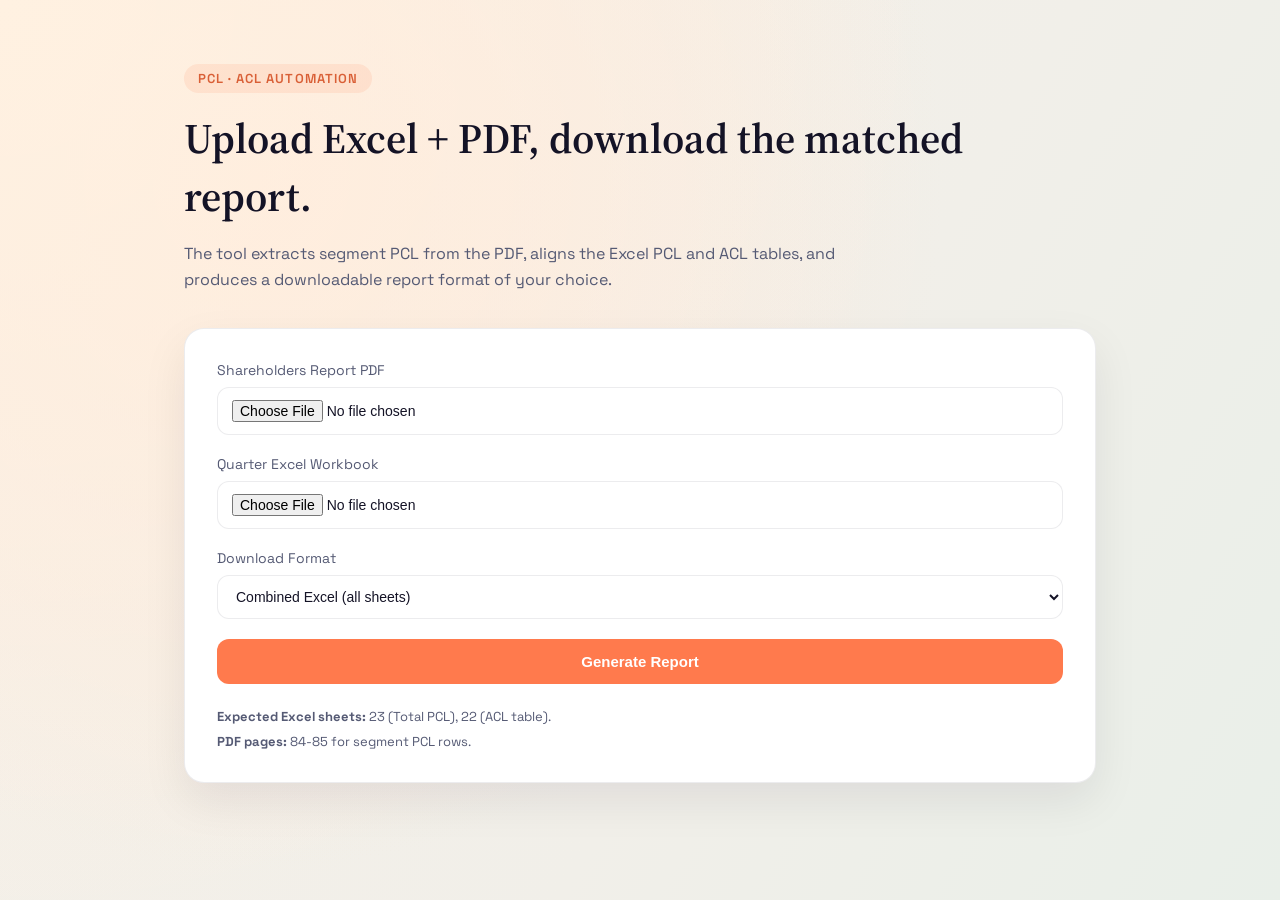
<file: pcl_webapp/netlify/index.html>
<!doctype html>
<html lang="en">
  <head>
    <meta charset="utf-8" />
    <meta name="viewport" content="width=device-width, initial-scale=1" />
    <meta name="api-base" content="https://YOUR-FASTAPI-DOMAIN" />
    <title>PCL/ACL Report Builder</title>
    <link rel="preconnect" href="https://fonts.googleapis.com" />
    <link rel="preconnect" href="https://fonts.gstatic.com" crossorigin />
    <link
      href="https://fonts.googleapis.com/css2?family=Source+Serif+4:wght@400;600&family=Space+Grotesk:wght@400;600&display=swap"
      rel="stylesheet"
    />
    <link rel="stylesheet" href="style.css" />
  </head>
  <body>
    <div class="page">
      <header class="hero">
        <div class="badge">PCL · ACL Automation</div>
        <h1>Upload Excel + PDF, download the matched report.</h1>
        <p>
          The tool extracts segment PCL from the PDF, aligns the Excel PCL and ACL tables,
          and produces a downloadable report format of your choice.
        </p>
      </header>

      <main class="card">
        <div class="alert hidden" id="error"></div>
        <div class="alert info hidden" id="status">Processing...</div>
        <form class="form" id="upload-form">
          <label class="field">
            <span>Shareholders Report PDF</span>
            <input type="file" name="pdf_file" accept="application/pdf" required />
          </label>
          <label class="field">
            <span>Quarter Excel Workbook</span>
            <input type="file" name="excel_file" accept=".xlsx,.xls" required />
          </label>
          <label class="field">
            <span>Download Format</span>
            <select name="output_format">
              <option value="combined_xlsx">Combined Excel (all sheets)</option>
              <option value="crosscheck_xlsx">Cross-check Excel only</option>
              <option value="csv_zip">CSV bundle (zip)</option>
            </select>
          </label>
          <button type="submit">Generate Report</button>
        </form>
        <div class="notes">
          <div>
            <strong>Expected Excel sheets:</strong> 23 (Total PCL), 22 (ACL table).
          </div>
          <div>
            <strong>PDF pages:</strong> 84-85 for segment PCL rows.
          </div>
        </div>
      </main>
    </div>
    <script src="app.js"></script>
  </body>
</html>
</file>
<file: pcl_webapp/netlify/style.css>
:root {
  color-scheme: light;
  --ink: #141326;
  --muted: #555a74;
  --accent: #ff7a4d;
  --accent-dark: #d95f36;
  --card: #ffffff;
  --bg: #f4efe8;
  --stroke: rgba(20, 19, 38, 0.08);
}

* {
  box-sizing: border-box;
}

body {
  margin: 0;
  font-family: "Space Grotesk", "Helvetica Neue", Arial, sans-serif;
  color: var(--ink);
  background: radial-gradient(circle at top left, #fff1e1, transparent 60%),
    radial-gradient(circle at 20% 20%, #ffe8d9, transparent 55%),
    linear-gradient(120deg, #f6f0e8 0%, #f1efe9 60%, #e9efe9 100%);
  min-height: 100vh;
}

.page {
  max-width: 960px;
  margin: 0 auto;
  padding: 64px 24px 80px;
}

.hero {
  display: grid;
  gap: 16px;
  margin-bottom: 36px;
}

.badge {
  display: inline-flex;
  padding: 6px 14px;
  border-radius: 999px;
  background: rgba(255, 122, 77, 0.12);
  color: var(--accent-dark);
  font-size: 13px;
  letter-spacing: 0.08em;
  text-transform: uppercase;
  font-weight: 600;
  width: fit-content;
}

h1 {
  font-family: "Source Serif 4", "Times New Roman", serif;
  font-weight: 600;
  font-size: clamp(28px, 4vw, 42px);
  margin: 0;
}

p {
  margin: 0;
  color: var(--muted);
  max-width: 720px;
  line-height: 1.6;
}

.card {
  background: var(--card);
  border-radius: 20px;
  padding: 32px;
  box-shadow: 0 18px 45px rgba(20, 19, 38, 0.08);
  border: 1px solid var(--stroke);
}

.form {
  display: grid;
  gap: 20px;
}

.field {
  display: grid;
  gap: 8px;
  font-size: 14px;
  color: var(--muted);
}

input[type="file"],
select {
  padding: 12px 14px;
  border-radius: 12px;
  border: 1px solid var(--stroke);
  font-size: 14px;
  color: var(--ink);
  background: #fff;
}

button {
  padding: 14px 18px;
  border-radius: 12px;
  border: none;
  background: var(--accent);
  color: #fff;
  font-weight: 600;
  font-size: 15px;
  cursor: pointer;
  transition: transform 0.2s ease, box-shadow 0.2s ease;
}

button:hover {
  transform: translateY(-1px);
  box-shadow: 0 12px 24px rgba(255, 122, 77, 0.3);
}

.alert {
  background: rgba(217, 95, 54, 0.12);
  color: #a5462c;
  padding: 12px 16px;
  border-radius: 12px;
  font-size: 14px;
  margin-bottom: 16px;
}

.alert.info {
  background: rgba(20, 19, 38, 0.08);
  color: var(--ink);
}

.hidden {
  display: none;
}

.notes {
  margin-top: 24px;
  font-size: 13px;
  color: var(--muted);
  display: grid;
  gap: 8px;
}

@media (max-width: 640px) {
  .page {
    padding: 48px 18px 64px;
  }

  .card {
    padding: 24px;
  }
}
</file>
